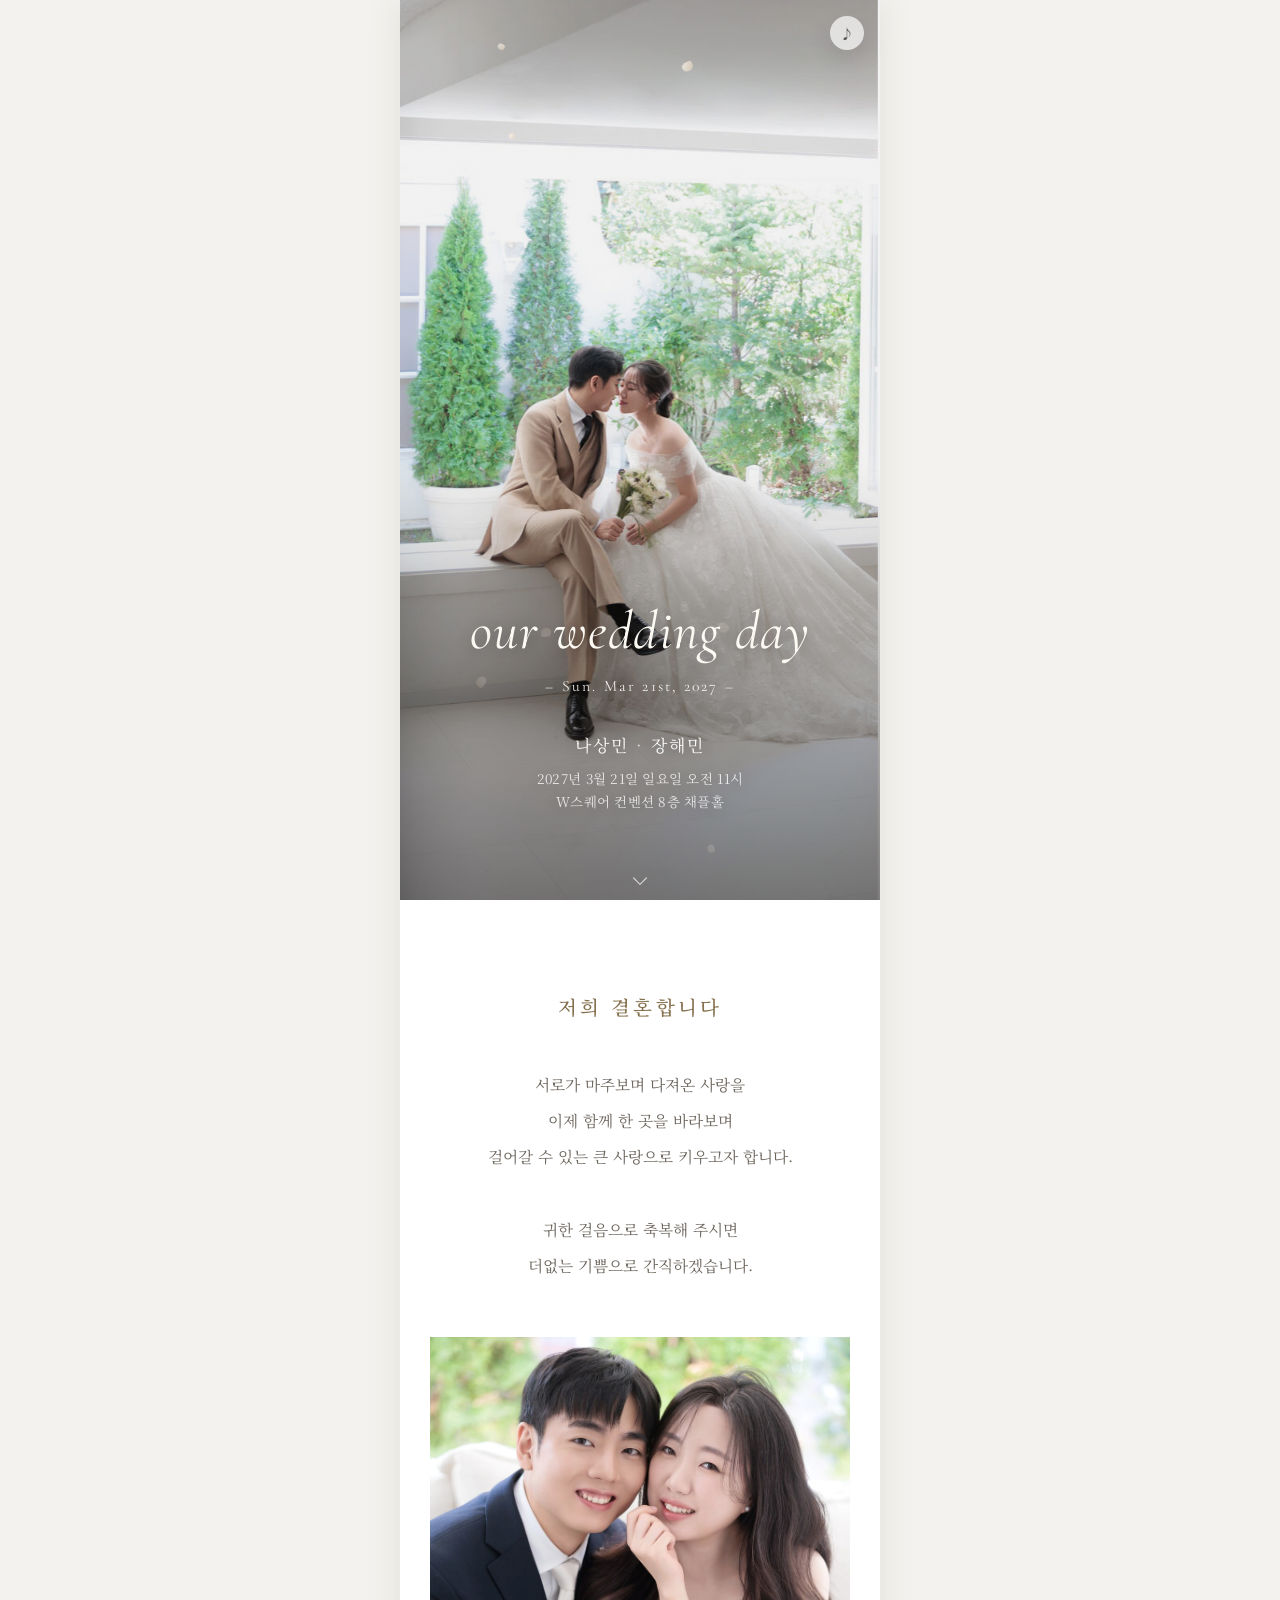
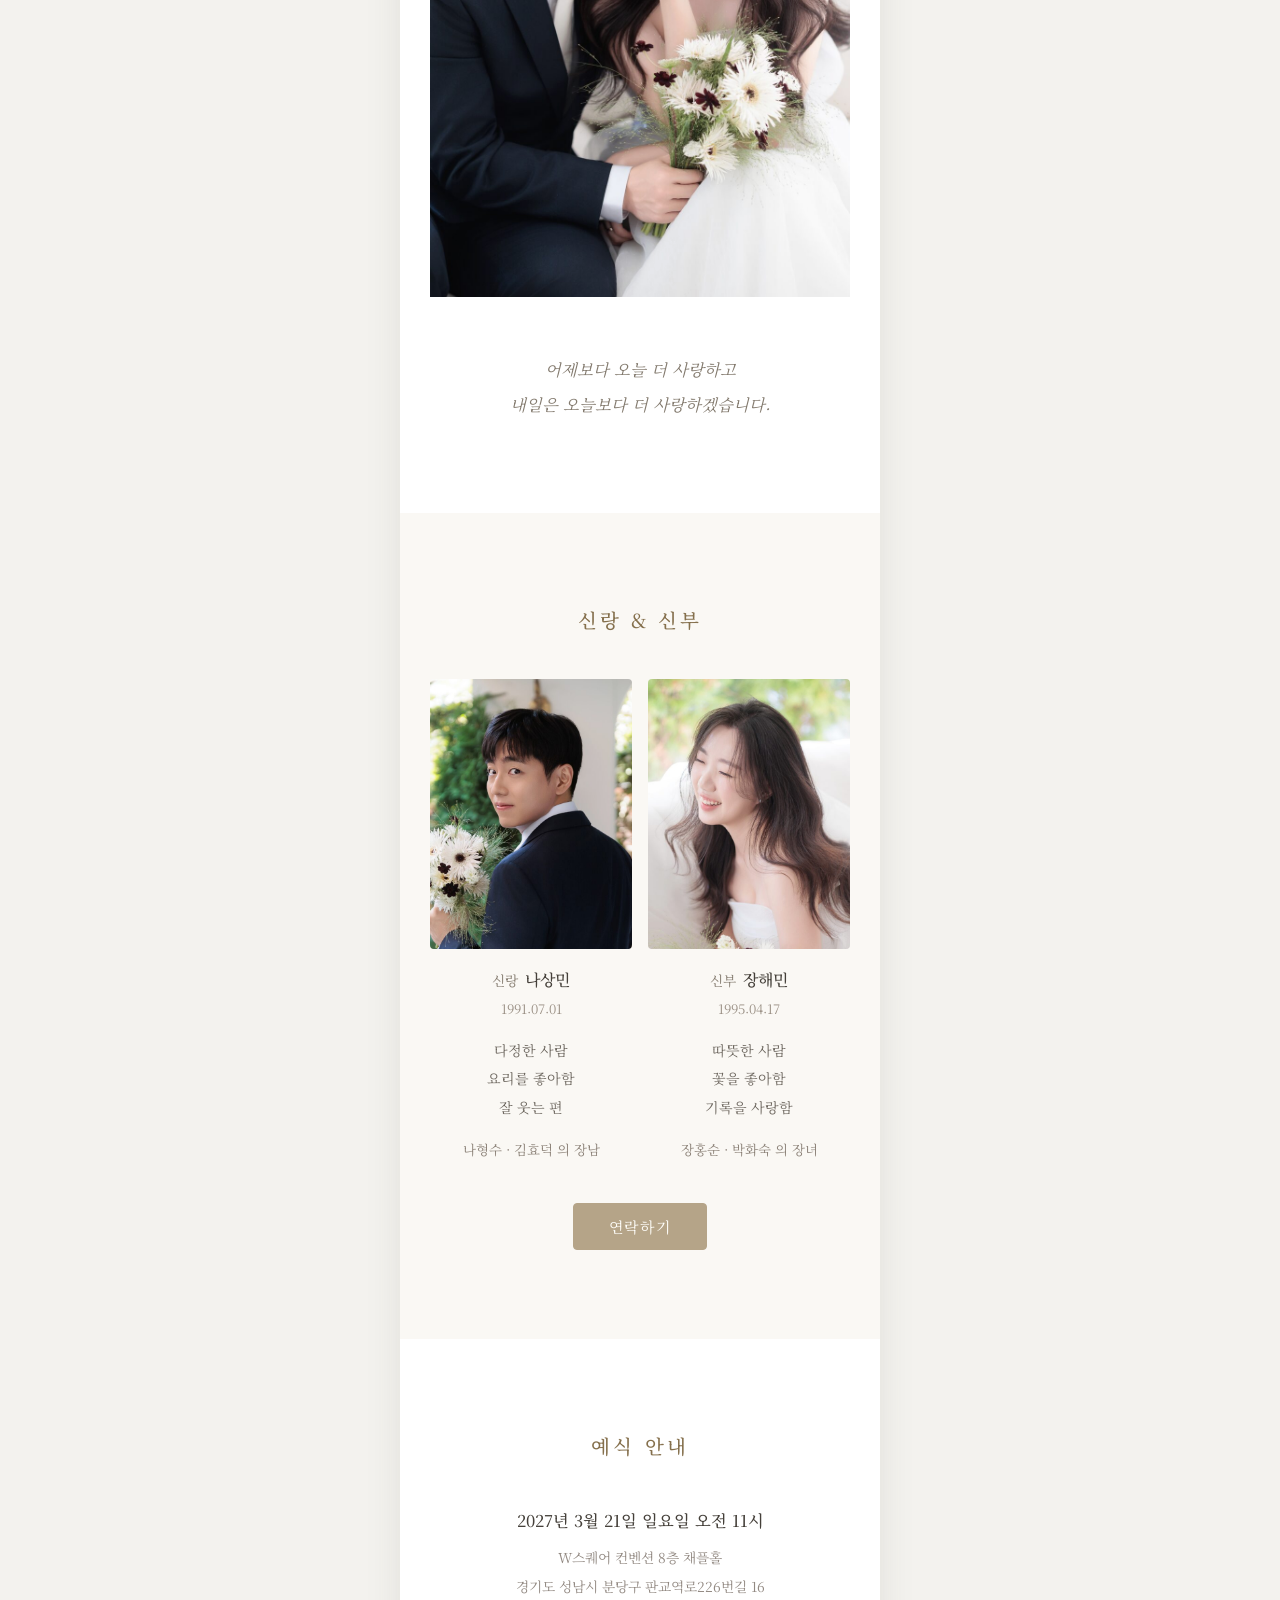
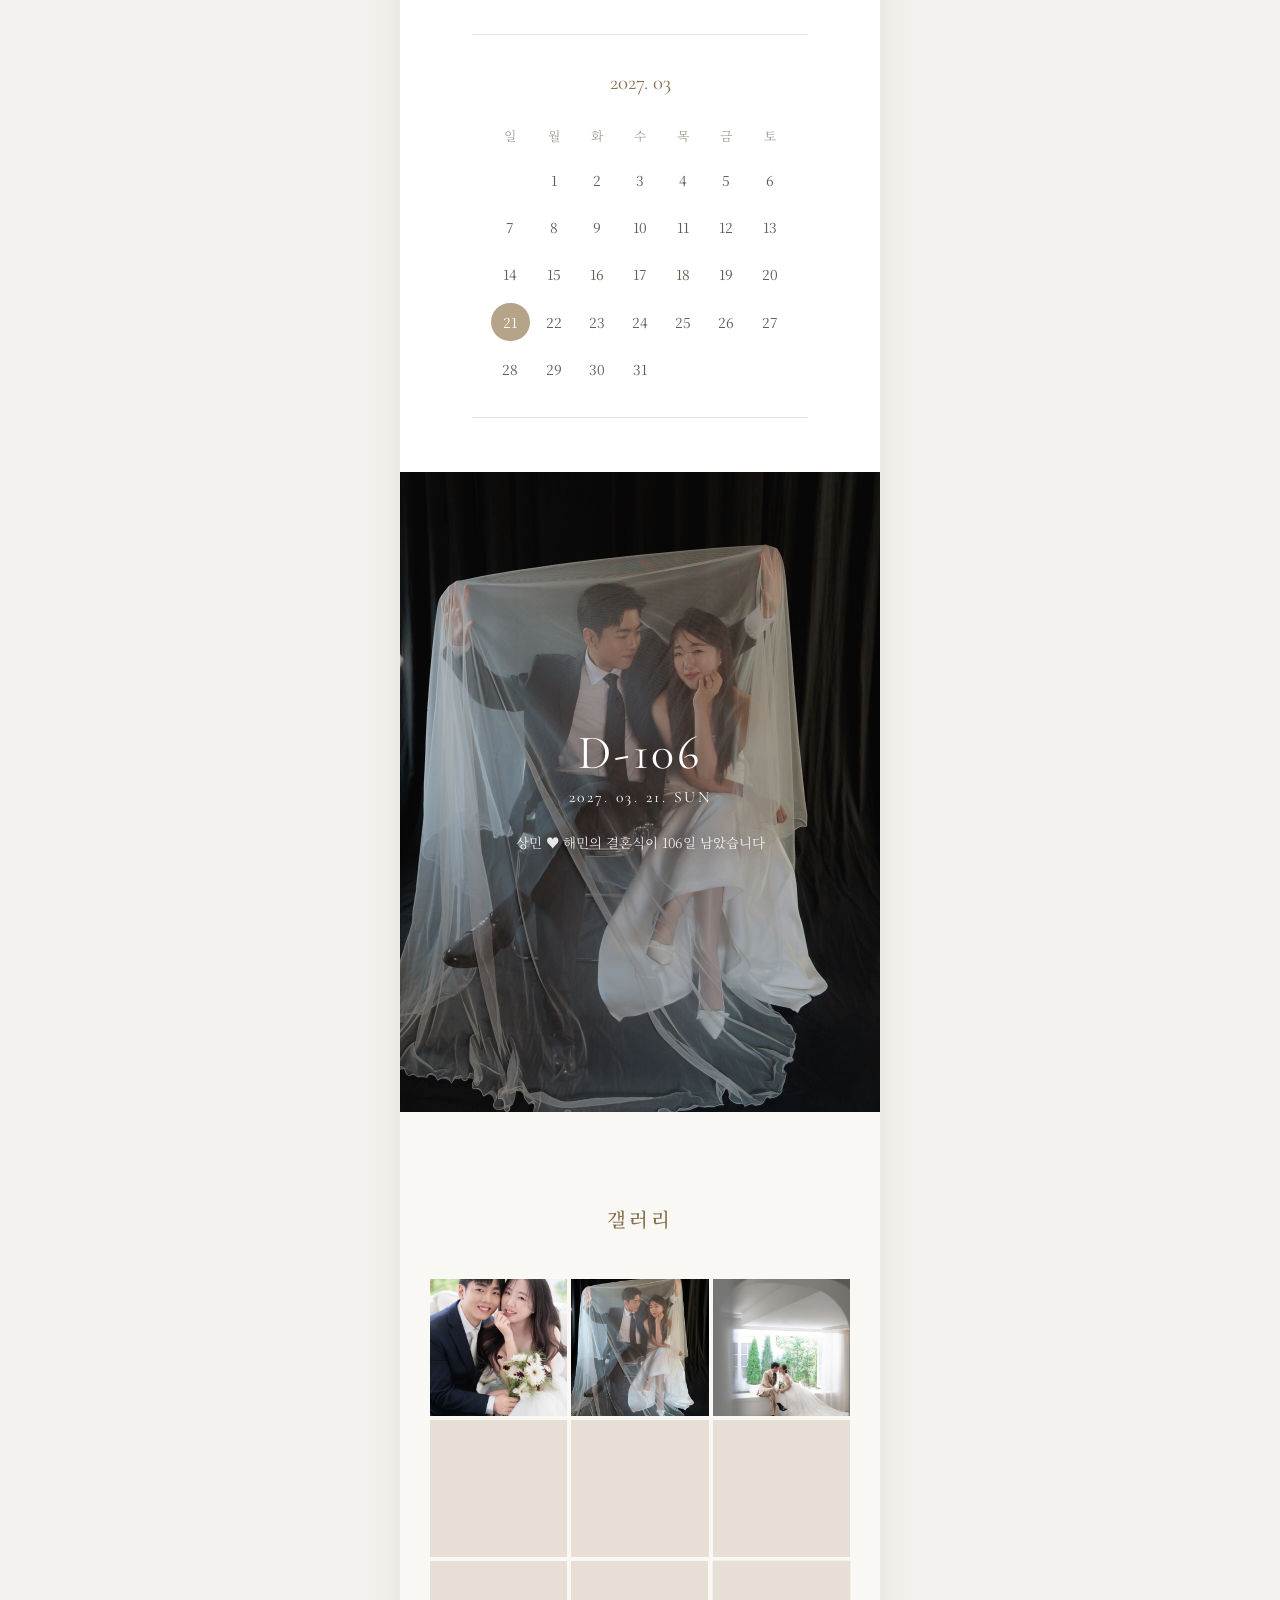
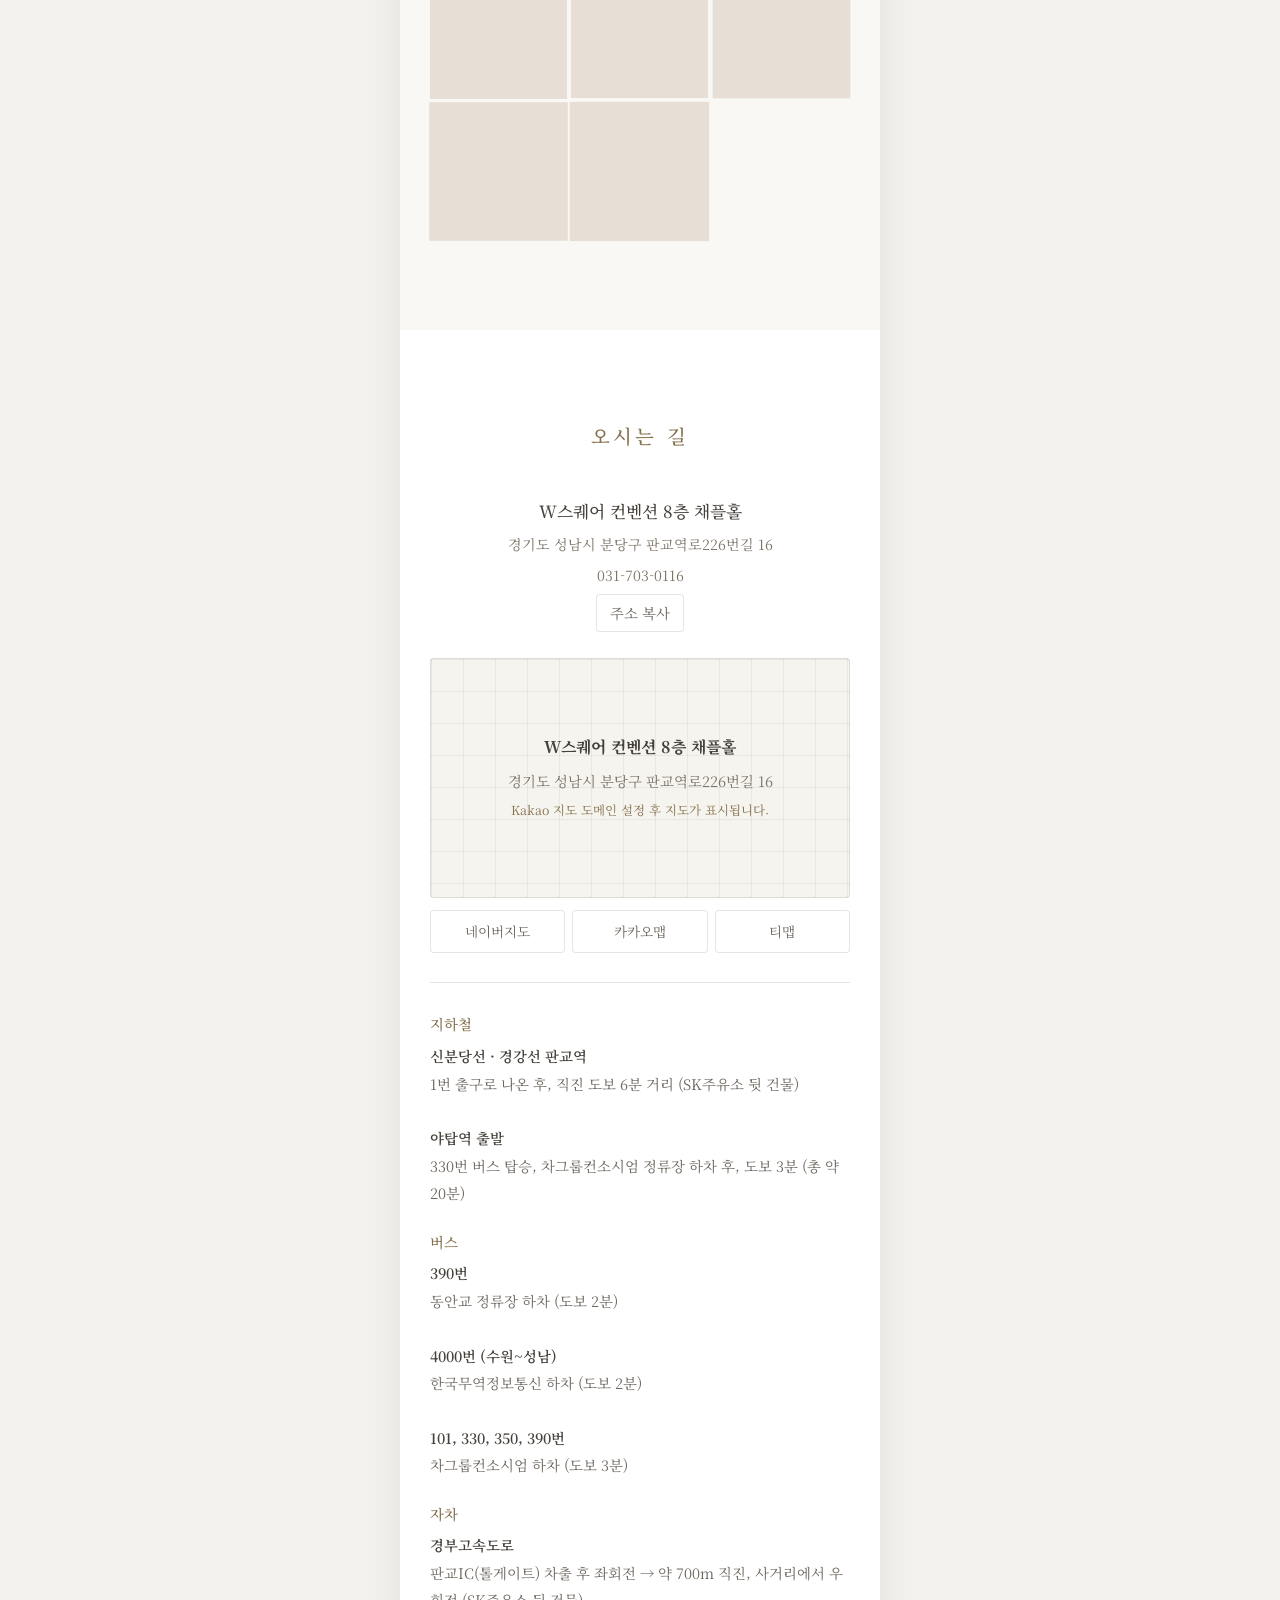
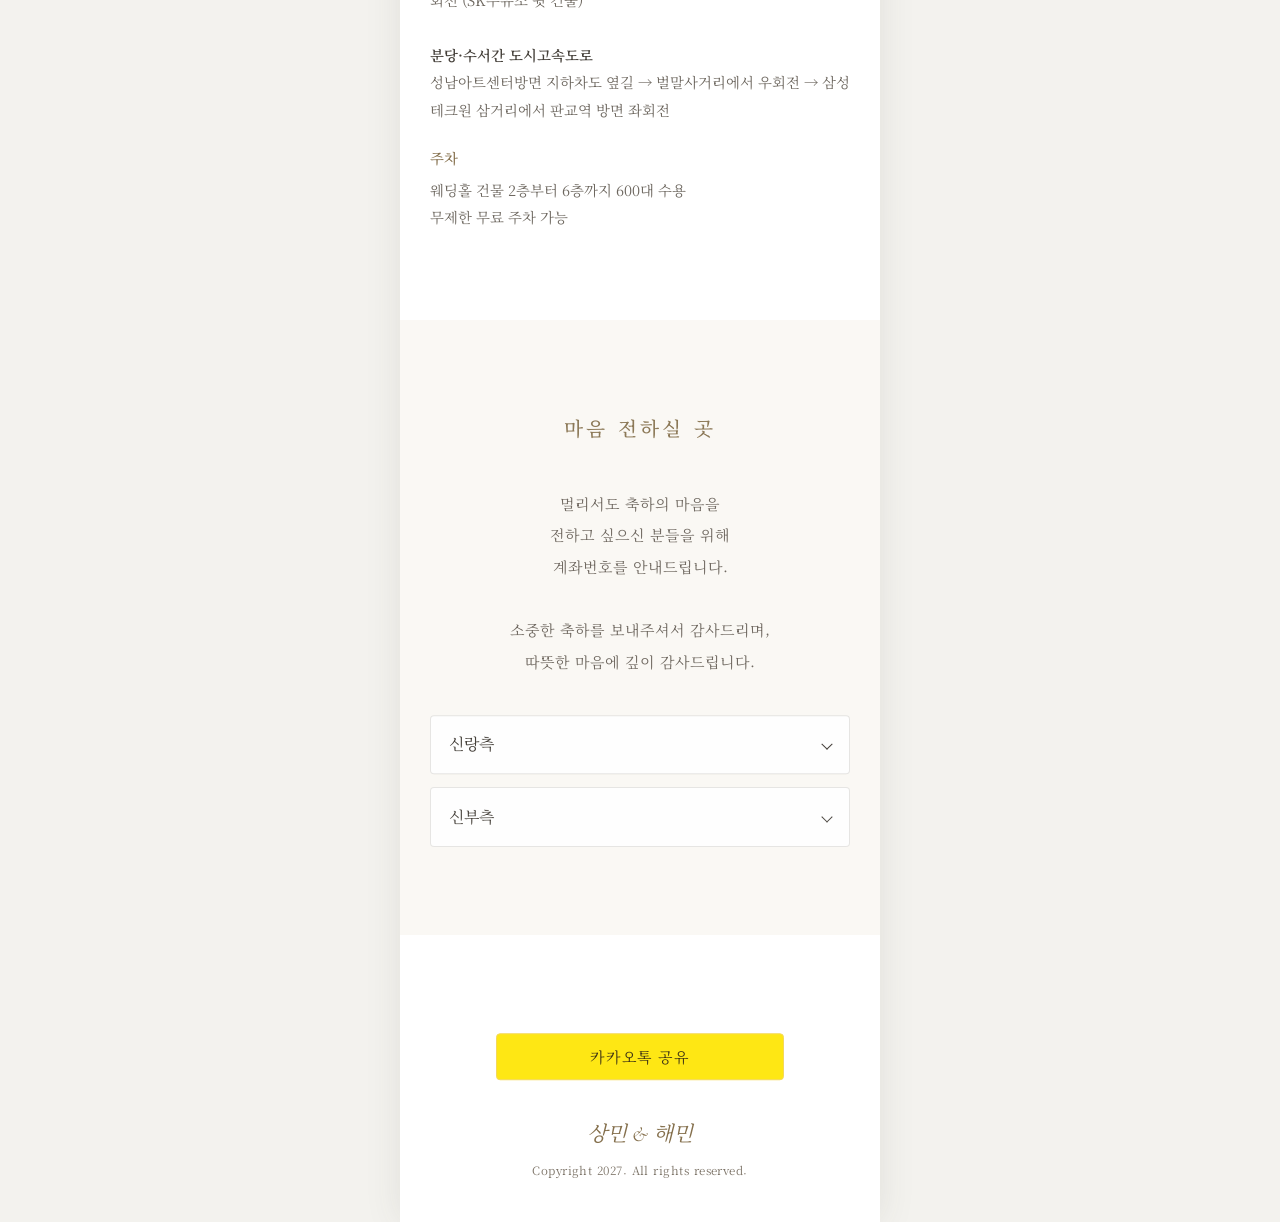
<file: index.html>
<!doctype html>
<html lang="ko">
  <head>
    <meta charset="UTF-8" />
    <meta name="viewport" content="width=device-width, initial-scale=1.0, maximum-scale=1.0, user-scalable=no, viewport-fit=cover" />
    <title>상민 ♥ 해민 결혼합니다</title>
    <meta name="description" content="2027년 3월 21일 일요일 오전 11시, W스퀘어 컨벤션 8층 채플홀" />
    <meta property="og:type" content="website" />
    <meta property="og:title" content="상민 ♥ 해민 결혼합니다" />
    <meta property="og:description" content="2027년 3월 21일 일요일 오전 11시, W스퀘어 컨벤션 8층 채플홀" />
    <meta property="og:image" content="https://sm9171.github.io/images/og-thumbnail.jpg" />
    <meta name="theme-color" content="#fdfbf7" />
    <link rel="preconnect" href="https://fonts.googleapis.com" />
    <link rel="preconnect" href="https://fonts.gstatic.com" crossorigin />
    <link
      href="https://fonts.googleapis.com/css2?family=Cormorant+Garamond:ital,wght@0,400;0,500;1,400;1,500&family=Noto+Serif+KR:wght@400;500;600&display=swap"
      rel="stylesheet"
    />
    <script type="module" crossorigin src="/assets/main-BKWMg7_Y.js"></script>
    <link rel="modulepreload" crossorigin href="/assets/utils-LRKpkoTu.js">
    <link rel="stylesheet" crossorigin href="/assets/main-C7sdgUlr.css">
  </head>
  <body>
    <div id="app"></div>
    <div id="modal-root"></div>
    <div id="toast-root" aria-live="polite" aria-atomic="true"></div>
  </body>
</html>
</file>
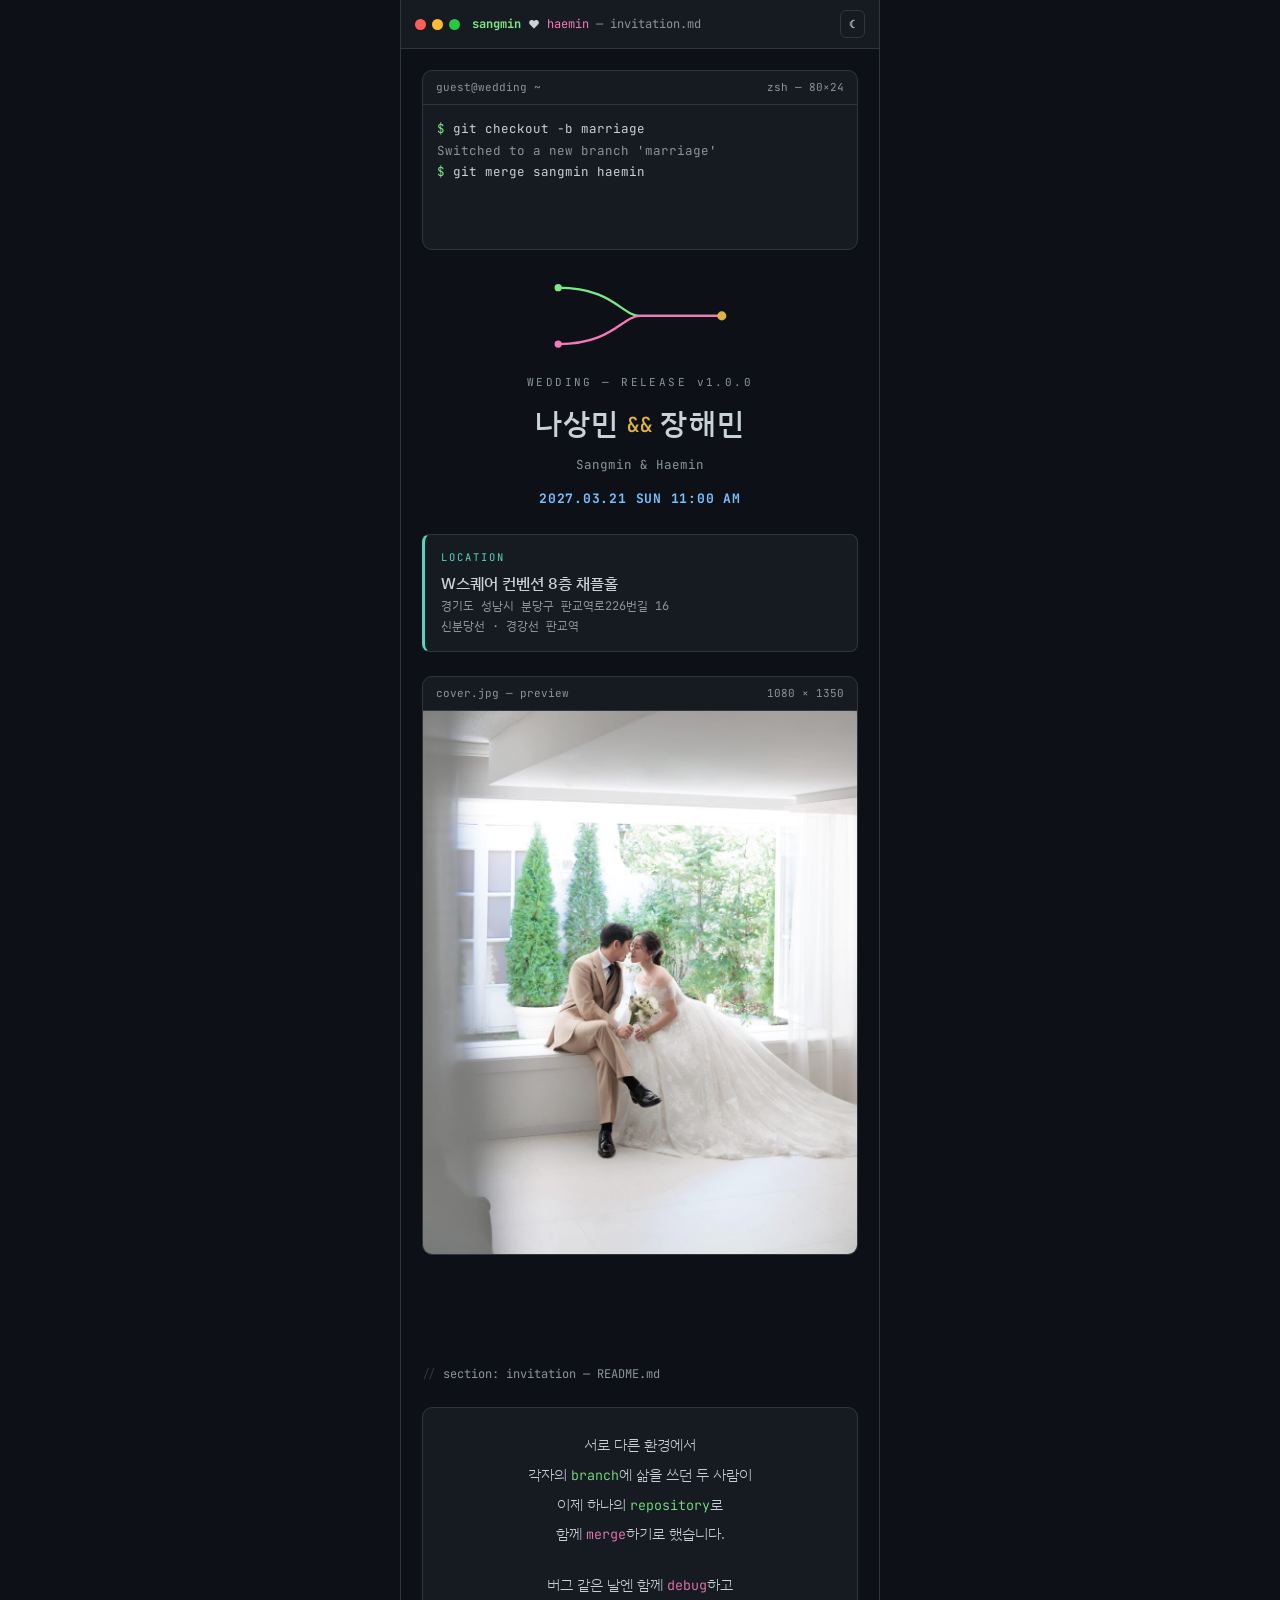
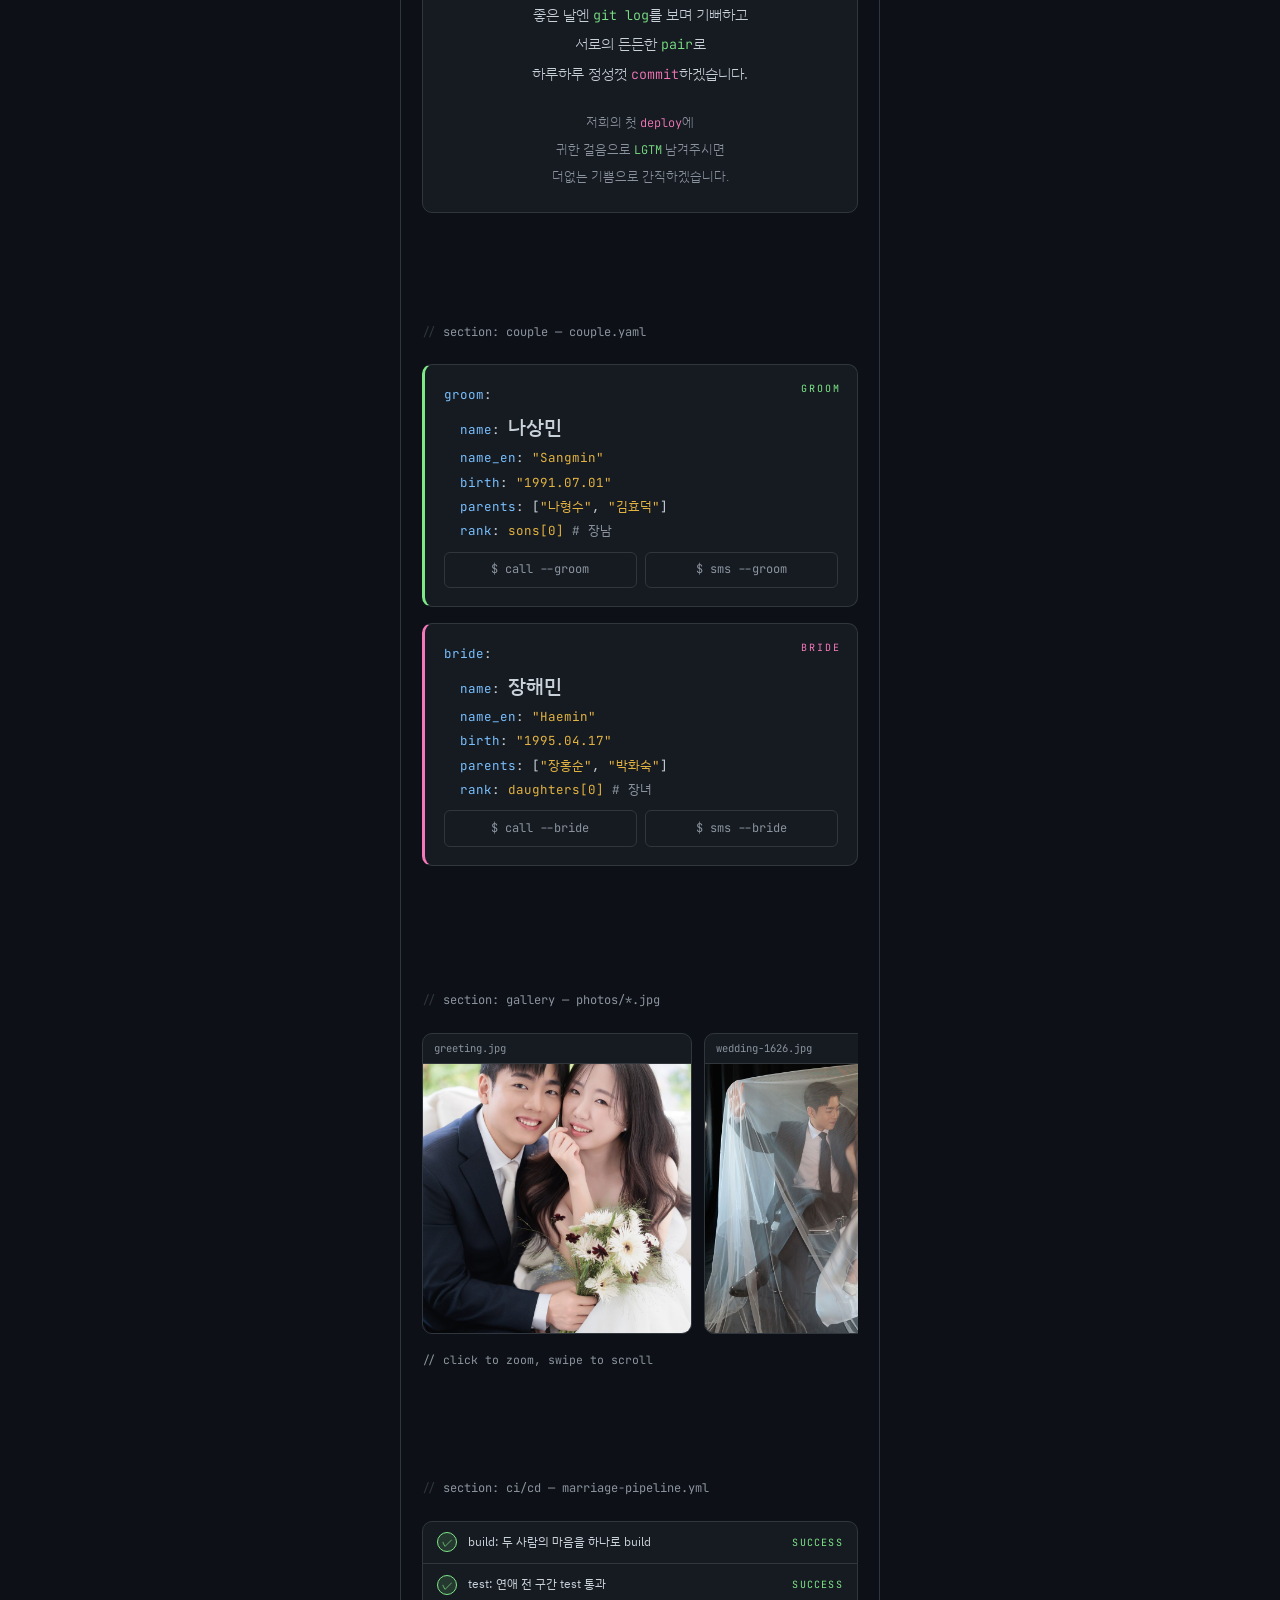
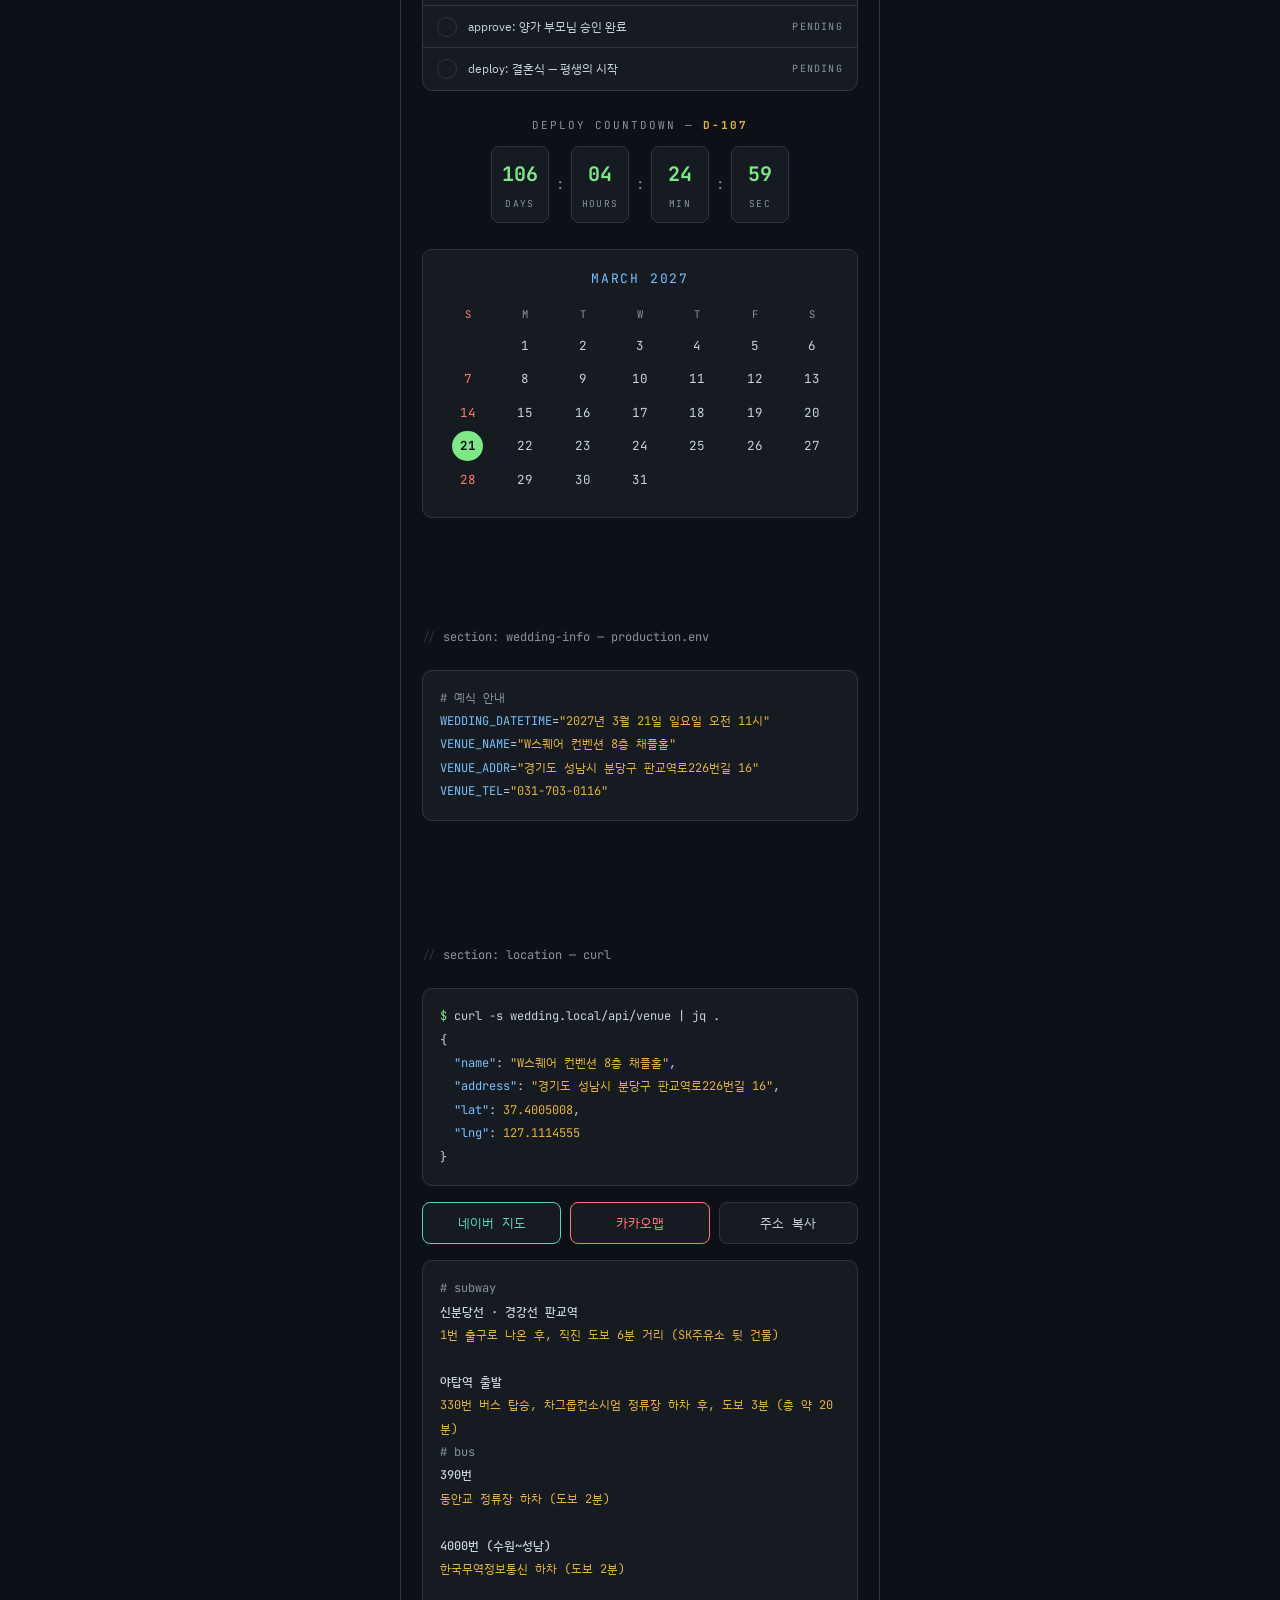
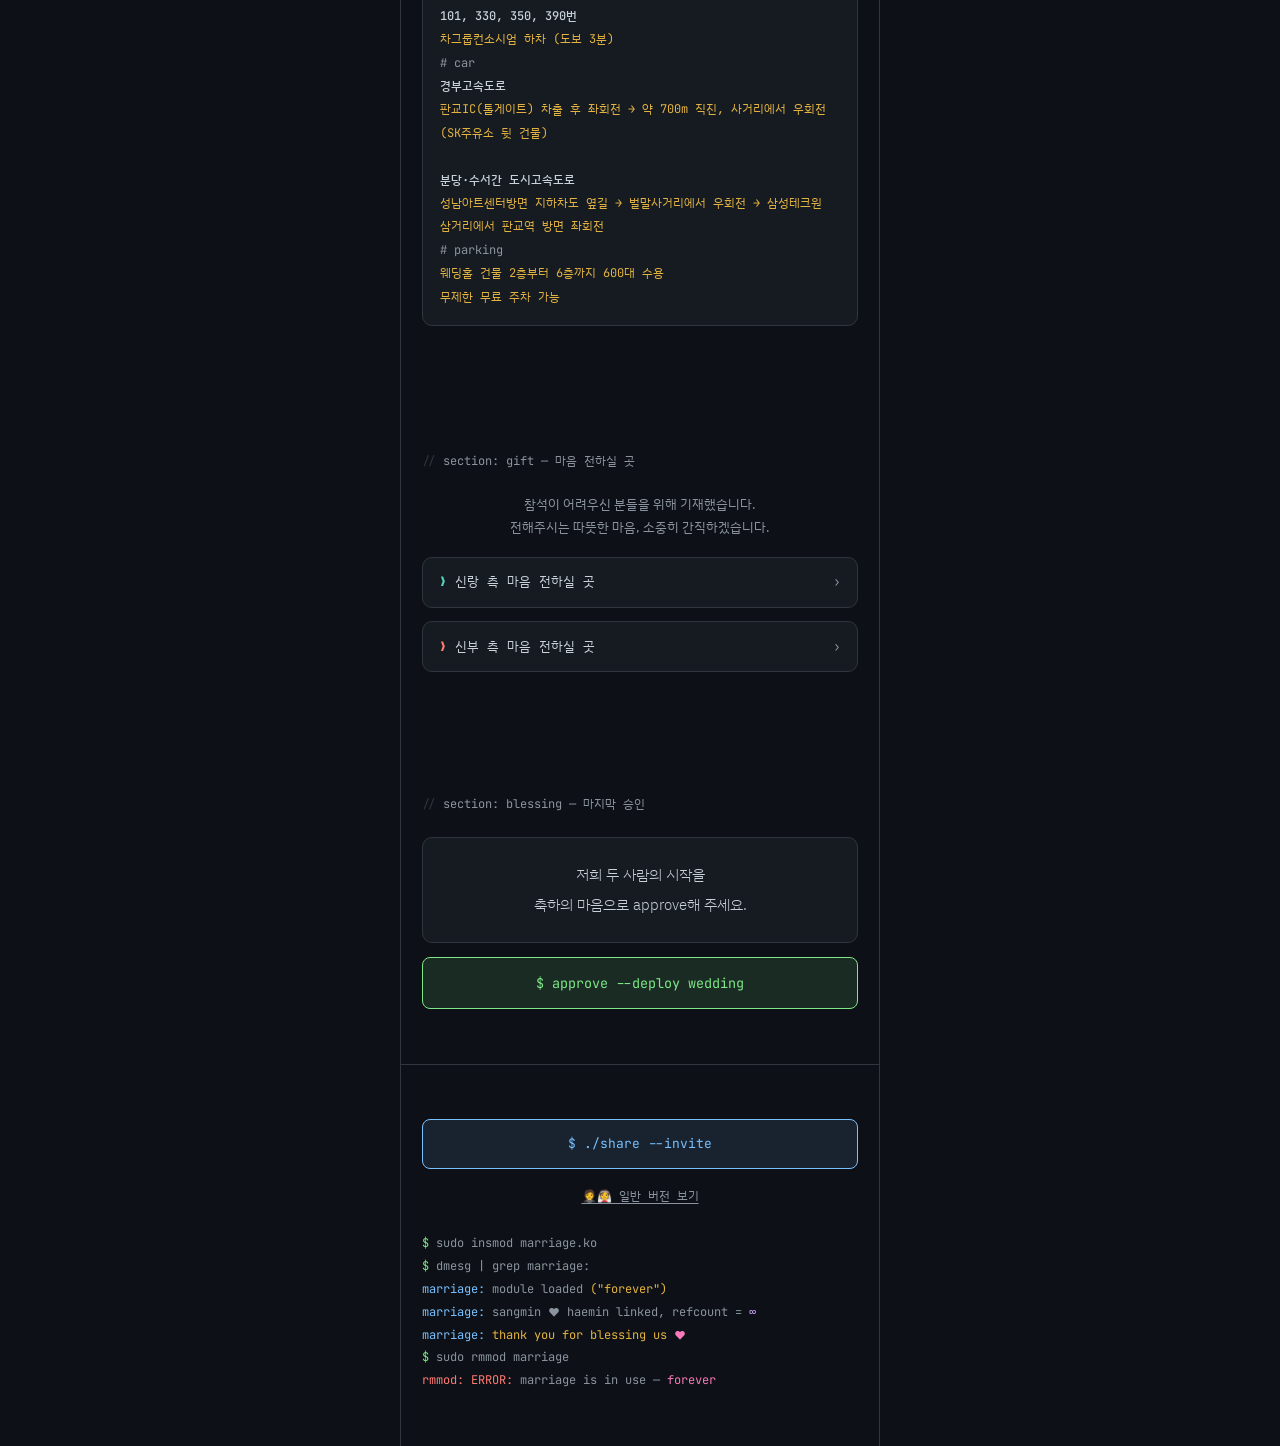
<file: dev.html>
<!doctype html>
<html lang="ko">
  <head>
    <meta charset="UTF-8" />
    <meta name="viewport" content="width=device-width, initial-scale=1.0, maximum-scale=1.0, user-scalable=no, viewport-fit=cover" />
    <title>상민 ♥ 해민 결혼합니다 — developer edition</title>
    <meta name="description" content="2027년 3월 21일 일요일 오전 11시, W스퀘어 컨벤션 8층 채플홀" />
    <meta property="og:type" content="website" />
    <meta property="og:title" content="상민 ♥ 해민 결혼합니다 🎉 (developer edition)" />
    <meta property="og:description" content="2027년 3월 21일 일요일 오전 11시, W스퀘어 컨벤션 8층 채플홀" />
    <meta property="og:image" content="https://sm9171.github.io/images/og-thumbnail.jpg" />
    <meta name="theme-color" content="#0d1117" />
    <link rel="preconnect" href="https://fonts.googleapis.com" />
    <link rel="preconnect" href="https://fonts.gstatic.com" crossorigin />
    <link
      href="https://fonts.googleapis.com/css2?family=JetBrains+Mono:ital,wght@0,400;0,500;0,700;1,400&family=IBM+Plex+Sans+KR:wght@300;400;500&display=swap"
      rel="stylesheet"
    />
    <script type="module" crossorigin src="/assets/dev-Cz34_VbB.js"></script>
    <link rel="modulepreload" crossorigin href="/assets/utils-LRKpkoTu.js">
    <link rel="stylesheet" crossorigin href="/assets/dev-BiyBnco5.css">
  </head>
  <body>
    <div id="dev-app"></div>
    <div id="toast-root" aria-live="polite" aria-atomic="true"></div>
  </body>
</html>
</file>
<file: assets/main-C7sdgUlr.css>
:root{--color-bg: #ffffff;--color-bg-alt: #faf8f4;--color-panel: #ffffff;--color-text: #6d675f;--color-ink: #45403a;--color-text-light: #7d7468;--color-accent: #85704d;--color-accent-soft: #b5a488;--color-line: rgba(80, 70, 62, .14);--font-serif-en: "Cormorant Garamond", "Noto Serif KR", serif;--shadow-soft: 0 14px 34px rgba(72, 64, 56, .1);--max-width: 480px;color:var(--color-text);background:#f3f2ee;font-family:"Noto Serif KR",serif;font-size:16px;line-height:1.8}*{box-sizing:border-box}html{scroll-behavior:smooth;overscroll-behavior-y:none}body{min-width:320px;margin:0 auto;background:#f3f2ee}body.is-locked{position:fixed;right:0;left:0;width:100%;overflow:hidden}button,input,textarea{font:inherit}button{color:inherit}a{color:inherit;text-decoration:none}img{display:block;max-width:100%}#app{width:min(100%,var(--max-width));min-height:100dvh;margin:0 auto;overflow:hidden;background:var(--color-bg);box-shadow:0 0 34px #4840381a}.wedding-section{position:relative;padding:5.6rem 1.875rem;text-align:center}.wedding-section:nth-of-type(2n){background:var(--color-bg-alt)}.section-heading{margin:0 auto 2.6rem}.section-heading h2{margin:0;color:var(--color-accent);font-size:1.22rem;font-weight:500;letter-spacing:.16em}.divider{width:4.5rem;height:1px;margin:1.4rem auto;background:linear-gradient(90deg,transparent,var(--color-accent),transparent)}.text-button,.icon-button,.pill-button,.solid-button{border:1px solid var(--color-line);background:#fff;cursor:pointer;transition:border-color .2s ease,background .2s ease,color .2s ease,transform .2s ease}.text-button:active,.icon-button:active,.pill-button:active,.solid-button:active{transform:translateY(1px)}.pill-button{display:inline-flex;min-height:2.8rem;align-items:center;justify-content:center;gap:.45rem;padding:0 1.25rem;border-radius:4px;color:var(--color-text);font-size:.92rem}.pill-button.primary{border-color:var(--color-accent-soft);background:var(--color-accent-soft);color:#fffefa}.solid-button{display:inline-flex;min-height:2.9rem;align-items:center;justify-content:center;padding:0 2.2rem;border-color:var(--color-accent-soft);border-radius:4px;background:var(--color-accent-soft);color:#fffefa;font-size:.94rem;letter-spacing:.04em}.solid-button.ghost{border-color:var(--color-line);background:#fff;color:var(--color-text)}.icon-button{display:inline-grid;width:2.75rem;height:2.75rem;place-items:center;border-radius:50%}.text-button{display:inline-flex;min-height:2.4rem;align-items:center;justify-content:center;padding:0 .8rem;border-radius:4px;font-size:.9rem}.text-button:hover,.icon-button:hover,.pill-button:hover{border-color:#a58e6cbf;background:#fffefa}.solid-button:hover{background:var(--color-accent);border-color:var(--color-accent)}.solid-button.ghost:hover{background:#fffefa;color:var(--color-ink)}.sr-only{position:absolute;width:1px;height:1px;padding:0;margin:-1px;overflow:hidden;clip:rect(0,0,0,0);white-space:nowrap;border:0}#toast-root{position:fixed;z-index:90;right:max(1rem,calc((100vw - var(--max-width)) / 2 + 1rem));bottom:1.25rem;left:max(1rem,calc((100vw - var(--max-width)) / 2 + 1rem));pointer-events:none}.toast{width:fit-content;max-width:100%;margin:0 auto;padding:.75rem 1rem;border:1px solid rgba(47,52,48,.08);border-radius:8px;background:#2f3430eb;color:#fff;font-size:.92rem;box-shadow:var(--shadow-soft);animation:toast-in .22s ease}@keyframes toast-in{0%{opacity:0;transform:translateY(12px)}to{opacity:1;transform:translateY(0)}}.modal-layer{position:fixed;z-index:80;inset:0;display:grid;align-items:end;justify-items:center;padding:1rem max(1rem,calc((100vw - var(--max-width)) / 2 + 1rem));background:#2f34306b;opacity:0;pointer-events:none;transition:opacity .22s ease}.modal-layer.is-open{opacity:1;pointer-events:auto}.bottom-sheet{width:min(100%,var(--max-width));max-height:min(84dvh,720px);overflow:hidden;border-radius:18px 18px 0 0;background:var(--color-panel);box-shadow:var(--shadow-soft);transform:translateY(100%);transition:transform .28s ease}.modal-layer.is-open .bottom-sheet{transform:translateY(0)}.sheet-header{display:flex;align-items:center;justify-content:space-between;gap:1rem;padding:1.1rem 1.2rem .8rem;border-bottom:1px solid var(--color-line)}.sheet-header h3{margin:0;color:var(--color-ink);font-size:1.08rem}.sheet-body{max-height:calc(min(84dvh,720px) - 4rem);overflow:auto;padding:1.2rem}.form-grid{display:grid;gap:.9rem;text-align:left}.form-field{display:grid;gap:.35rem;color:var(--color-ink);font-size:.94rem}.form-field input,.form-field textarea{width:100%;min-height:2.75rem;padding:.7rem .8rem;border:1px solid var(--color-line);border-radius:6px;background:#fff;color:var(--color-ink)}.form-field textarea{min-height:7rem;resize:vertical}.radio-group,.checkbox-row{display:flex;flex-wrap:wrap;gap:.6rem}.radio-group label,.checkbox-row{align-items:center}.radio-group label{display:inline-flex;min-height:2.5rem;padding:0 .75rem;border:1px solid var(--color-line);border-radius:6px;background:#fff;gap:.35rem}.checkbox-row{display:flex;color:var(--color-text);font-size:.9rem}.submit-row{display:flex;justify-content:flex-end;margin-top:.4rem}@media(prefers-reduced-motion:reduce){html{scroll-behavior:auto}*,*:before,*:after{animation-duration:.01ms!important;animation-iteration-count:1!important;scroll-behavior:auto!important;transition-duration:.01ms!important}.reveal{opacity:1!important;transform:none}.cover-image,.cover-overlay,.cover-script,.cover-content h1,.cover-date,.cover-place{opacity:1;transform:none}}.cover-section{position:relative;display:grid;min-height:100vh;min-height:100svh;overflow:hidden;text-align:center;color:#fff}.cover-image,.cover-overlay{position:absolute;inset:0}.cover-image{width:100%;height:100%;object-fit:cover;transform-origin:50% 44%;will-change:transform;animation:cover-image-drift 12s ease-out both}.cover-overlay{background:linear-gradient(180deg,#1e1b180f 0% 52%,#1e1b188f);opacity:0;animation:cover-overlay-in 1.8s ease .15s forwards}.cover-content{position:relative;z-index:1;display:grid;width:100%;min-height:100vh;min-height:100svh;align-content:end;gap:.3rem;padding:4rem 2rem calc(5.4rem + env(safe-area-inset-bottom));text-shadow:0 1px 16px rgba(0,0,0,.32)}.cover-script{margin:0 0 .4rem;color:#fdfaf4;font-family:var(--font-serif-en);font-size:clamp(2.6rem,12vw,3.4rem);font-style:italic;font-weight:400;line-height:1.1;letter-spacing:.02em}.cover-script .letter{display:inline-block;white-space:pre;will-change:transform,opacity}.cover-date{margin:0;color:#fdfaf4eb;font-family:var(--font-serif-en);font-size:.98rem;letter-spacing:.14em}.cover-title{margin:1.5rem 0 0;color:#fffffff0;font-size:1.06rem;font-weight:400;letter-spacing:.12em}.cover-title span{color:#ffffff9e}.cover-place{margin:.15rem 0 0;color:#fffc;font-size:.84rem;line-height:1.7;letter-spacing:.02em}.petal{position:absolute;z-index:1;top:0;display:block;border-radius:100% 4px 100% 100%;background:linear-gradient(135deg,#fff8eee6,#e9d4babf);opacity:0;pointer-events:none;will-change:transform,opacity}.bgm-toggle{position:fixed;z-index:50;top:max(1rem,env(safe-area-inset-top));right:max(1rem,calc((100vw - var(--max-width)) / 2 + 1rem));width:2.15rem;height:2.15rem;border-color:transparent;background:#ffffffad;color:#5c5752;font-size:.86rem;box-shadow:0 10px 22px #2f343024}.scroll-hint{position:absolute;z-index:1;bottom:max(1.1rem,env(safe-area-inset-bottom));left:50%;display:grid;justify-items:center;color:#fffefad9;opacity:0;transform:translate(-50%);animation:hint-in .8s ease 2.6s forwards}.scroll-hint i{width:.62rem;height:.62rem;border-right:1px solid currentColor;border-bottom:1px solid currentColor;transform:rotate(45deg);animation:hint-arrow 1.4s ease-in-out infinite}@keyframes hint-in{to{opacity:1}}@keyframes hint-arrow{50%{transform:translateY(6px) rotate(45deg)}}@keyframes cover-image-drift{0%{transform:scale(1.07) translate3d(0,1rem,0)}to{transform:scale(1.01) translate3d(-.3rem,-.25rem,0)}}@keyframes cover-overlay-in{to{opacity:1}}.greeting-body{max-width:34rem;margin:0 auto}.greeting-message{margin:0;color:#6e675f;font-size:.98rem;line-height:2.3}.greeting-photo{width:100%;margin:3.4rem auto 0;overflow:hidden}.greeting-photo img{width:100%;aspect-ratio:3 / 4;object-fit:cover;filter:saturate(.92) brightness(1.03)}.quote-block{margin-top:3.4rem}.quote-block blockquote{margin:0;color:#837a6e;font-size:1.02rem;font-style:italic;line-height:2.2}.quote-block cite{display:block;margin-top:.9rem;color:var(--color-text-light);font-size:.84rem;font-style:normal}.contact-group+.contact-group{margin-top:2rem}.contact-group h4{margin:0 0 .4rem;padding-bottom:.7rem;border-bottom:1px solid var(--color-line);color:var(--color-ink);font-size:.95rem;font-weight:500;text-align:left}.contact-row{display:grid;grid-template-columns:3.4rem 1fr auto auto;align-items:center;gap:.5rem;padding:.55rem 0;text-align:left}.contact-role{color:var(--color-text-light);font-size:.82rem;white-space:nowrap}.contact-row strong{min-width:0;color:var(--color-ink);font-size:.98rem;font-weight:500}.contact-icon{display:inline-grid;width:3rem;height:2.4rem;place-items:center;border:1px solid var(--color-line);border-radius:999px;background:#fff;color:var(--color-ink);transition:border-color .2s ease,background .2s ease}.contact-icon:hover{border-color:#a58e6cbf;background:#fffefa}.contact-icon:active{transform:translateY(1px)}.contact-icon svg{width:1.1rem;height:1.1rem;fill:currentColor}.couple-grid{display:grid;grid-template-columns:repeat(2,minmax(0,1fr));gap:1rem;margin-bottom:2.6rem}.couple-card{min-width:0}.couple-photo-wrap{width:100%;aspect-ratio:3 / 4;margin:0 auto 1.1rem;overflow:hidden;border-radius:4px;background:#ece5dd}.couple-photo-wrap img{width:100%;height:100%;object-fit:cover}.couple-label,.couple-birth,.couple-family{margin:0}.couple-label{color:#857c70;font-size:.86rem}.couple-label strong{margin-left:.2rem;color:var(--color-ink);font-size:1rem;font-weight:500}.couple-birth{margin-top:.15rem;color:#9b9186;font-size:.82rem}.couple-card ul{display:grid;gap:.3rem;padding:0;margin:1.1rem 0 0;list-style:none;color:#6d675f;font-size:.88rem;line-height:1.7}.couple-family{margin-top:1.1rem;color:#8b8177;font-size:.84rem}.wedding-info{display:grid;gap:.3rem;margin:0 0 2.2rem}.wedding-info strong{margin-bottom:.3rem;color:var(--color-ink);font-size:1.02rem;font-weight:500}.wedding-info span{color:#928982;font-size:.86rem}.calendar-card{max-width:21rem;margin:0 auto;padding:1.8rem 1.2rem;border-top:1px solid var(--color-line);border-bottom:1px solid var(--color-line)}.calendar-month{margin-bottom:1.4rem;color:var(--color-accent);font-family:var(--font-serif-en);font-size:1.3rem}.calendar-weekdays,.calendar-days{display:grid;grid-template-columns:repeat(7,minmax(0,1fr));gap:.55rem .3rem}.calendar-weekdays{margin-bottom:.9rem;color:#a39a8f;font-size:.8rem}.calendar-days span{display:grid;aspect-ratio:1;place-items:center;border-radius:50%;color:#625b54;font-size:.86rem}.calendar-days .wedding-day{background:var(--color-accent-soft);color:#fff}.dday-photo{position:relative;width:calc(100% + 3.75rem);margin:3.4rem -1.875rem -5.6rem;overflow:hidden}.dday-photo img{width:100%;aspect-ratio:3 / 4;object-fit:cover;filter:saturate(.92) brightness(.9)}.dday-overlay{position:absolute;inset:0;display:grid;align-content:center;gap:.4rem;background:#1e1b182e;color:#fff;text-shadow:0 1px 14px rgba(0,0,0,.35)}.dday-overlay strong{font-family:var(--font-serif-en);font-size:3rem;font-weight:400;letter-spacing:.06em;line-height:1}.dday-overlay p{margin:0}.dday-date{font-family:var(--font-serif-en);font-size:.98rem;letter-spacing:.16em}#dday-message{margin-top:.8rem;color:#ffffffe0;font-size:.84rem}.gallery-grid{display:grid;grid-template-columns:repeat(3,minmax(0,1fr));gap:.25rem}.gallery-thumb{position:relative;aspect-ratio:1;overflow:hidden;padding:0;border:0;border-radius:0;background:#e7dfd6;cursor:pointer}.gallery-thumb img{width:100%;height:100%;object-fit:cover;transition:transform .25s ease}.gallery-thumb:active img,.gallery-thumb:hover img{transform:scale(1.04)}.lightbox{position:fixed;z-index:85;inset:0;display:grid;grid-template-columns:3.1rem 1fr 3.1rem;align-items:center;justify-items:center;padding:4.6rem max(.9rem,calc((100vw - var(--max-width)) / 2 + .9rem)) 3rem;background:#161817f0;visibility:hidden;opacity:0;pointer-events:none;touch-action:none;transition:opacity .2s ease,visibility 0s linear .2s}.lightbox.is-open{visibility:visible;opacity:1;pointer-events:auto;transition:opacity .2s ease,visibility 0s}.lightbox-image{max-height:calc(100dvh - 8rem);border-radius:4px;object-fit:contain;box-shadow:0 16px 48px #00000059}.lightbox .icon-button{border-color:#fff3;background:#ffffff1f;color:#fff}.lightbox-close{position:absolute;top:max(1rem,env(safe-area-inset-top));right:max(1rem,calc((100vw - var(--max-width)) / 2 + 1rem))}.lightbox-count{position:absolute;bottom:max(1rem,env(safe-area-inset-bottom));left:0;right:0;margin:0;color:#ffffffd1;text-align:center}.location-card{display:grid;gap:.35rem;justify-items:center;margin-bottom:1.6rem}.location-card h3,.location-card p{margin:0}.location-card h3{color:var(--color-ink);font-size:1.05rem;font-weight:500}.location-card p,.venue-tel{color:var(--color-text-light);font-size:.88rem}.map-box,.map-fallback{height:15rem;overflow:hidden;border:1px solid var(--color-line);border-radius:4px;background:var(--color-panel)}.map-fallback{display:grid;align-content:center;gap:.35rem;padding:1rem;background:linear-gradient(90deg,rgba(84,79,74,.08) 1px,transparent 1px),linear-gradient(rgba(84,79,74,.08) 1px,transparent 1px),#f5f4ee;background-size:2rem 2rem}.map-fallback strong{color:var(--color-ink)}.map-fallback span{color:var(--color-text-light);font-size:.9rem}.map-fallback small{color:var(--color-accent);font-size:.78rem}.nav-buttons{display:grid;grid-template-columns:repeat(3,minmax(0,1fr));gap:.45rem;margin-top:.8rem}.nav-buttons .pill-button{min-height:2.65rem;padding:0 .45rem;font-size:.85rem}.transport-list{display:grid;gap:1.4rem;padding:1.8rem 0 0;margin:1.8rem 0 0;border-top:1px solid var(--color-line);list-style:none;text-align:left}.transport-list li{display:grid;gap:.3rem}.transport-list strong{color:var(--color-accent);font-size:.9rem;font-weight:500}.transport-list span{font-size:.9rem;line-height:1.9}.transport-list b{color:var(--color-ink);font-weight:600}.account-intro{margin:0 0 2.4rem;color:#6e675f;font-size:.94rem;line-height:2.1}.account-list{display:grid;gap:.75rem}.account-group{overflow:hidden;border:1px solid var(--color-line);border-radius:4px;background:#fff;text-align:left}.account-trigger{display:grid;width:100%;min-height:3.4rem;grid-template-columns:1fr auto;align-items:center;gap:.75rem;padding:.9rem 1.1rem;border:0;background:transparent;color:var(--color-ink);text-align:left;cursor:pointer}.account-trigger i{width:.5rem;height:.5rem;border-right:1px solid currentColor;border-bottom:1px solid currentColor;transform:rotate(45deg);transition:transform .2s ease}.account-trigger[aria-expanded=true] i{transform:rotate(225deg)}.account-panel{padding:0 1.1rem .9rem}.account-row{display:grid;grid-template-columns:1fr auto auto;align-items:center;gap:.55rem;padding:.8rem 0;border-top:1px solid var(--color-line)}.account-row div{min-width:0}.account-row strong,.account-row span{display:block;overflow-wrap:anywhere}.account-row strong{color:var(--color-ink);font-size:.9rem;font-weight:500}.account-row span{color:var(--color-text-light);font-size:.8rem}.pay-button{border-color:#f0cf4d;background:#ffe15b;color:#381f00}.rsvp-box{display:grid;gap:1.8rem;justify-items:center}.rsvp-box p{margin:0;color:#6e675f;font-size:.94rem;line-height:2.1}fieldset{padding:0;margin:0;border:0}legend{margin-bottom:.35rem;color:var(--color-ink)}.guestbook-list{display:grid;gap:.75rem;margin-bottom:1rem;text-align:left}.guestbook-card{display:grid;gap:.55rem;padding:1rem;border:1px solid var(--color-line);border-radius:4px;background:var(--color-panel)}.guestbook-card div{display:flex;align-items:center;justify-content:space-between;gap:.75rem}.guestbook-card strong{color:var(--color-ink)}.guestbook-card time{flex:0 0 auto;color:var(--color-text-light);font-size:.78rem}.guestbook-card p,.guestbook-empty{margin:0;overflow-wrap:anywhere;white-space:pre-wrap}.guestbook-card .text-button{justify-self:end}.guestbook-more{margin-right:.4rem;margin-bottom:1rem}.footer-section{padding:5.6rem 0 0;background:var(--color-bg);text-align:center}.footer-bottom{padding:.4rem 1.875rem max(2.6rem,env(safe-area-inset-bottom))}.footer-actions{display:grid;gap:.6rem;max-width:18rem;margin:0 auto 2.4rem}.footer-section .kakao-share{border-color:#f3d54e;background:#fee500;color:#2f2400}.footer-section .kakao-share:hover{background:#f7dc0a;border-color:#eecf10}.footer-logo{margin:0 0 .4rem;color:var(--color-accent);font-family:var(--font-serif-en);font-size:1.3rem;font-style:italic}.footer-copy{margin:0;color:var(--color-text-light);font-size:.72rem;letter-spacing:.04em}@media(max-width:374px){.wedding-section{padding-right:1.1rem;padding-left:1.1rem}.cover-script{font-size:2.2rem}.account-row{grid-template-columns:1fr}.account-row .text-button{flex:1;width:100%}.nav-buttons{grid-template-columns:1fr}.dday-photo{width:calc(100% + 2.2rem);margin-right:-1.1rem;margin-left:-1.1rem}}
</file>
<file: assets/dev-BiyBnco5.css>
:root{--bg: #0d1117;--panel: #161b22;--panel-2: #1c2129;--line: #30363d;--text: #c9d1d9;--dim: #8b949e;--green: #7ee787;--mint: #56d4bc;--rose: #ff7b72;--pink: #f778ba;--blue: #79c0ff;--yellow: #e3b341;--purple: #d2a8ff;--max-width: 480px}body.light{--bg: #f6f8fa;--panel: #ffffff;--panel-2: #f0f3f6;--line: #d0d7de;--text: #1f2328;--dim: #656d76;--green: #1a7f37;--mint: #0f8573;--rose: #cf222e;--pink: #bf3989;--blue: #0969da;--yellow: #9a6700;--purple: #8250df}*{box-sizing:border-box}html{scroll-behavior:smooth;overscroll-behavior-y:none}body{min-width:320px;margin:0;background:var(--bg);color:var(--text);font-family:JetBrains Mono,IBM Plex Sans KR,monospace;font-size:14px;line-height:1.7;transition:background .25s ease,color .25s ease}body.is-locked{position:fixed;right:0;left:0;width:100%;overflow:hidden}img{display:block;max-width:100%}button{font:inherit;cursor:pointer}.phone{width:min(100%,var(--max-width));min-height:100vh;min-height:100svh;margin:0 auto;overflow:hidden;border-right:1px solid var(--line);border-left:1px solid var(--line);background:var(--bg)}section,footer{padding:3.4rem 1.3rem}.rv{opacity:0;transform:translateY(18px);transition:opacity .7s ease,transform .7s ease}.rv.on{opacity:1;transform:none}.rv.d1{transition-delay:.08s}.rv.d2{transition-delay:.16s}.rv.d3{transition-delay:.24s}@media(prefers-reduced-motion:reduce){.rv{opacity:1!important;transform:none!important;transition:none!important}}.editor-bar{position:sticky;z-index:20;top:0;display:flex;align-items:center;gap:.7rem;padding:.65rem .9rem;border-bottom:1px solid var(--line);background:var(--panel)}.dots{display:flex;gap:6px}.dots i{width:11px;height:11px;border-radius:50%}.dots i:nth-child(1){background:#ff5f57}.dots i:nth-child(2){background:#febc2e}.dots i:nth-child(3){background:#28c840}.editor-bar .tab{overflow:hidden;flex:1;font-size:12px;text-overflow:ellipsis;white-space:nowrap}.editor-bar .tab b{color:var(--green)}.editor-bar .tab em{color:var(--pink);font-style:normal}.editor-bar .tab .fname{color:var(--dim)}.theme-toggle{padding:.1rem .5rem;border:1px solid var(--line);border-radius:6px;background:transparent;color:var(--text);font-size:13px}.term{overflow:hidden;margin-bottom:1.6rem;border:1px solid var(--line);border-radius:10px;background:var(--panel)}.term-head{display:flex;justify-content:space-between;padding:.45rem .8rem;border-bottom:1px solid var(--line);color:var(--dim);font-size:11px}.term-body{min-height:11.5em;padding:.8rem .9rem;font-size:12.5px;line-height:1.75;text-align:left;white-space:pre-wrap;word-break:break-all}.term-body .p{color:var(--green)}.term-body .out{color:var(--dim)}.term-body .hi{color:var(--yellow)}.term-body .cursor{display:inline-block;width:7px;height:1.1em;background:var(--green);vertical-align:text-bottom;animation:blink 1s steps(1) infinite}@keyframes blink{50%{opacity:0}}.merge-fig{display:block;width:200px;margin:0 auto 1rem}.merge-fig path{fill:none;stroke-width:2.5}.merge-fig .br-g{stroke:var(--green)}.merge-fig .br-b{stroke:var(--pink)}.merge-fig .dot-g{fill:var(--green)}.merge-fig .dot-b{fill:var(--pink)}.merge-fig .dot-m{fill:var(--yellow)}#hero{padding-top:1.3rem;text-align:center}.hero-names .ver{margin-bottom:.4rem;color:var(--dim);font-size:11px;letter-spacing:.22em}.hero-names h1{margin:0;font-family:IBM Plex Sans KR,sans-serif;font-size:1.9rem;font-weight:500;letter-spacing:.04em}.hero-names .amp{margin:0 .45rem;color:var(--yellow);font-family:JetBrains Mono,monospace;font-size:1.3rem;vertical-align:2px}.hero-names .eng{margin-top:.25rem;color:var(--dim);font-size:12.5px}.hero-names .date-line{margin-top:.8rem;color:var(--blue);font-size:13px;letter-spacing:.06em}.venue-banner{margin:1.5rem 0;padding:.9rem 1rem;border:1px solid var(--line);border-left:3px solid var(--mint);border-radius:8px;background:var(--panel);text-align:left}.venue-banner .vb-label{color:var(--mint);font-size:10.5px;letter-spacing:.2em}.venue-banner .vb-name{margin-top:.15rem;font-family:IBM Plex Sans KR,sans-serif;font-size:15.5px;font-weight:500}.venue-banner .vb-name small{color:var(--dim);font-weight:400}.venue-banner .vb-addr,.venue-banner .vb-sub{color:var(--dim);font-size:12px}.photo-frame{overflow:hidden;border:1px solid var(--line);border-radius:10px;background:var(--panel)}.ph-head{display:flex;justify-content:space-between;padding:.45rem .8rem;border-bottom:1px solid var(--line);color:var(--dim);font-size:11px}.photo-frame img{width:100%;aspect-ratio:4 / 5;object-fit:cover}.sec-label{margin-bottom:1.4rem;color:var(--dim);font-size:12px}.sec-label:before{content:"// ";color:var(--line)}.readme{padding:1.4rem 1.2rem;border:1px solid var(--line);border-radius:10px;background:var(--panel);font-family:IBM Plex Sans KR,sans-serif;font-size:14.5px;font-weight:300;line-height:2.05;text-align:center}.readme p{margin:0 0 1.3rem}.readme p:last-child{margin-bottom:0}.readme .small{color:var(--dim);font-size:13px}.hl-g{color:var(--green);font-family:JetBrains Mono,monospace;font-size:.92em}.hl-b{color:var(--pink);font-family:JetBrains Mono,monospace;font-size:.92em}.yaml-card{position:relative;margin-bottom:1rem;padding:1.1rem 1.2rem;border:1px solid var(--line);border-radius:10px;background:var(--panel);font-size:12.5px;line-height:1.95}.yaml-card .who{position:absolute;top:.85rem;right:1rem;font-size:10px;letter-spacing:.2em}.yaml-card.groom{border-left:3px solid var(--green)}.yaml-card.groom .who{color:var(--green)}.yaml-card.bride{border-left:3px solid var(--pink)}.yaml-card.bride .who{color:var(--pink)}.yaml-card .key{color:var(--blue)}.yaml-card .str{color:var(--yellow)}.yaml-card .cmt{color:var(--dim)}.yaml-card .big-name{font-family:IBM Plex Sans KR,sans-serif;font-size:1.25rem;font-weight:500}.contact-row{display:flex;gap:.5rem;margin-top:.5rem}.contact-row a{flex:1;padding:.35rem 0;border:1px solid var(--line);border-radius:6px;color:var(--dim);font-size:12px;text-align:center;text-decoration:none}.gallery{display:flex;overflow-x:auto;gap:.7rem;padding-bottom:.6rem;scroll-snap-type:x mandatory}.gallery button{overflow:hidden;flex:0 0 62%;padding:0;border:1px solid var(--line);border-radius:10px;background:var(--panel);scroll-snap-align:start}.gallery .g-head{display:block;overflow:hidden;padding:.35rem .7rem;border-bottom:1px solid var(--line);color:var(--dim);font-size:10.5px;text-align:left;text-overflow:ellipsis;white-space:nowrap}.gallery img{width:100%;aspect-ratio:1;object-fit:cover}.gallery-hint{margin-top:.4rem;color:var(--dim);font-size:11.5px}.pipeline{overflow:hidden;border:1px solid var(--line);border-radius:10px;background:var(--panel)}.pl-step{display:flex;align-items:center;gap:.7rem;padding:.65rem .9rem;border-bottom:1px solid var(--line);font-size:12px}.pl-step:last-child{border-bottom:0}.pl-step .ic{display:grid;width:1.25rem;height:1.25rem;flex:none;place-items:center;border:1px solid var(--line);border-radius:50%;color:transparent;font-size:11px}.pl-step .nm{overflow:hidden;flex:1;font-family:IBM Plex Sans KR,sans-serif;text-overflow:ellipsis;white-space:nowrap}.pl-step .st{color:var(--dim);font-size:10px;letter-spacing:.12em}.pl-step.ok .ic{border-color:var(--green);background:color-mix(in srgb,var(--green) 14%,transparent);color:var(--green)}.pl-step.ok .st{color:var(--green)}.pl-step.run .ic{border-color:var(--yellow);color:var(--yellow);animation:spin 1.2s linear infinite}.pl-step.run .st{color:var(--yellow)}@keyframes spin{to{transform:rotate(360deg)}}.dday-wrap{margin:1.6rem 0;text-align:center}.dday-label{margin-bottom:.7rem;color:var(--dim);font-size:11px;letter-spacing:.18em}.dday-label b{color:var(--yellow)}.dday{display:flex;justify-content:center;gap:.45rem}.dd-cell{min-width:3.6rem;padding:.6rem .3rem .5rem;border:1px solid var(--line);border-radius:8px;background:var(--panel)}.dd-cell b{display:block;color:var(--green);font-size:1.25rem}.dd-cell span{color:var(--dim);font-size:9.5px;letter-spacing:.14em}.dd-sep{align-self:center;color:var(--dim)}.cal{padding:1.1rem 1rem 1.3rem;border:1px solid var(--line);border-radius:10px;background:var(--panel)}.cal-title{margin-bottom:.7rem;color:var(--blue);font-size:13px;letter-spacing:.14em;text-align:center}.cal table{width:100%;border-collapse:collapse;table-layout:fixed;font-size:12.5px;text-align:center}.cal th{padding:.3rem 0;color:var(--dim);font-size:10.5px;font-weight:400}.cal td{height:2.1rem;color:var(--text)}.cal td.empty{color:transparent}.cal th:first-child,.cal td.sun{color:var(--rose)}.cal td.wd i{display:inline-grid;width:1.9rem;height:1.9rem;place-items:center;border-radius:50%;background:var(--green);color:var(--bg);font-style:normal;font-weight:700}.envblock{overflow-x:auto;margin-bottom:1rem;padding:1rem 1.1rem;border:1px solid var(--line);border-radius:10px;background:var(--panel);font-size:12px;line-height:1.95;white-space:nowrap}.envblock .c{color:var(--dim)}.envblock .k{color:var(--blue)}.envblock .v{color:var(--yellow);white-space:normal;word-break:break-all}.envblock .p{color:var(--green)}.envblock .wrap{white-space:normal}.envblock .v b{color:var(--text);font-weight:500}.btn-row{display:flex;gap:.55rem;margin-bottom:1rem}.btn{flex:1;padding:.6rem 0;border:1px solid var(--line);border-radius:8px;background:var(--panel);color:var(--text);font-size:12.5px;text-align:center;text-decoration:none}.btn.mint{border-color:var(--mint);color:var(--mint)}.btn.rose{border-color:var(--rose);color:var(--rose)}.gift-note{margin:0 0 1.2rem;color:var(--dim);font-family:IBM Plex Sans KR,sans-serif;font-size:13px;text-align:center}details.gift{margin-bottom:.8rem;border:1px solid var(--line);border-radius:10px;background:var(--panel)}details.gift summary{padding:.85rem 1rem;cursor:pointer;font-size:13px;list-style:none}details.gift summary::-webkit-details-marker{display:none}details.gift .arrow{float:right;color:var(--dim);transition:transform .2s ease}details.gift[open] .arrow{transform:rotate(90deg)}.acc-row{display:flex;align-items:center;gap:.6rem;padding:.7rem 1rem;border-top:1px solid var(--line);font-size:12px}.acc-row .who-name{flex:none;color:var(--dim);font-family:IBM Plex Sans KR,sans-serif}.acc-row .num{overflow:hidden;flex:1;color:var(--yellow);text-overflow:ellipsis;white-space:nowrap}.acc-row .copy{flex:none;padding:.2rem .6rem;border:1px solid var(--line);border-radius:6px;background:transparent;color:var(--mint);font-size:11px}.deploy-btn{display:block;width:100%;padding:.85rem 0;border:1px solid var(--green);border-radius:8px;background:color-mix(in srgb,var(--green) 12%,transparent);color:var(--green);font-size:13.5px}.deploy-btn:disabled{opacity:.55;cursor:default}.deploy-log{margin-top:1rem;padding:.9rem 1rem;border:1px solid var(--line);border-radius:10px;background:var(--panel);color:var(--dim);font-size:11.5px;line-height:1.9}.deploy-log:empty{display:none}.deploy-log .ok{color:var(--green)}footer{border-top:1px solid var(--line);font-size:12px}.share-btn{display:block;width:100%;margin-bottom:1.1rem;padding:.8rem 0;border:1px solid var(--blue);border-radius:8px;background:color-mix(in srgb,var(--blue) 10%,transparent);color:var(--blue);font-size:13px}.version-links{display:flex;justify-content:center;gap:1.2rem;margin-bottom:1.6rem}.version-link{color:var(--dim);font-size:12px;text-decoration:underline;text-underline-offset:3px}.ft-line{color:var(--dim);line-height:1.9}.ft-line .p{color:var(--green)}.ft-line .sys{color:var(--blue)}.ft-line .str{color:var(--yellow)}.ft-line .num{color:var(--purple)}.ft-line .err{color:var(--rose)}.ft-line .heart{color:var(--pink)}.lightbox{position:fixed;z-index:60;inset:0;display:grid;place-items:center;padding:3.4rem .8rem;background:#04060af0;visibility:hidden;opacity:0;pointer-events:none;touch-action:none;transition:opacity .2s ease,visibility 0s linear .2s}.lightbox.is-open{visibility:visible;opacity:1;pointer-events:auto;transition:opacity .2s ease,visibility 0s}.lightbox img{max-width:100%;max-height:calc(100svh - 8rem);border-radius:6px}.lb-cap{position:absolute;bottom:1.1rem;left:0;right:0;color:#8b949e;font-size:11.5px;text-align:center}.lb-close,.lb-prev,.lb-next{position:absolute;display:grid;width:2.5rem;height:2.5rem;place-items:center;border:1px solid #30363d;border-radius:50%;background:#161b22d9;color:#c9d1d9}.lb-close{top:1rem;right:1rem}.lb-prev{top:50%;left:.6rem;transform:translateY(-50%)}.lb-next{top:50%;right:.6rem;transform:translateY(-50%)}#toast-root{position:fixed;z-index:90;right:1rem;bottom:1.2rem;left:1rem;pointer-events:none}.toast{width:fit-content;max-width:100%;margin:0 auto;padding:.65rem 1rem;border:1px solid var(--line);border-radius:8px;background:var(--panel);color:var(--text);font-size:12.5px}
</file>
